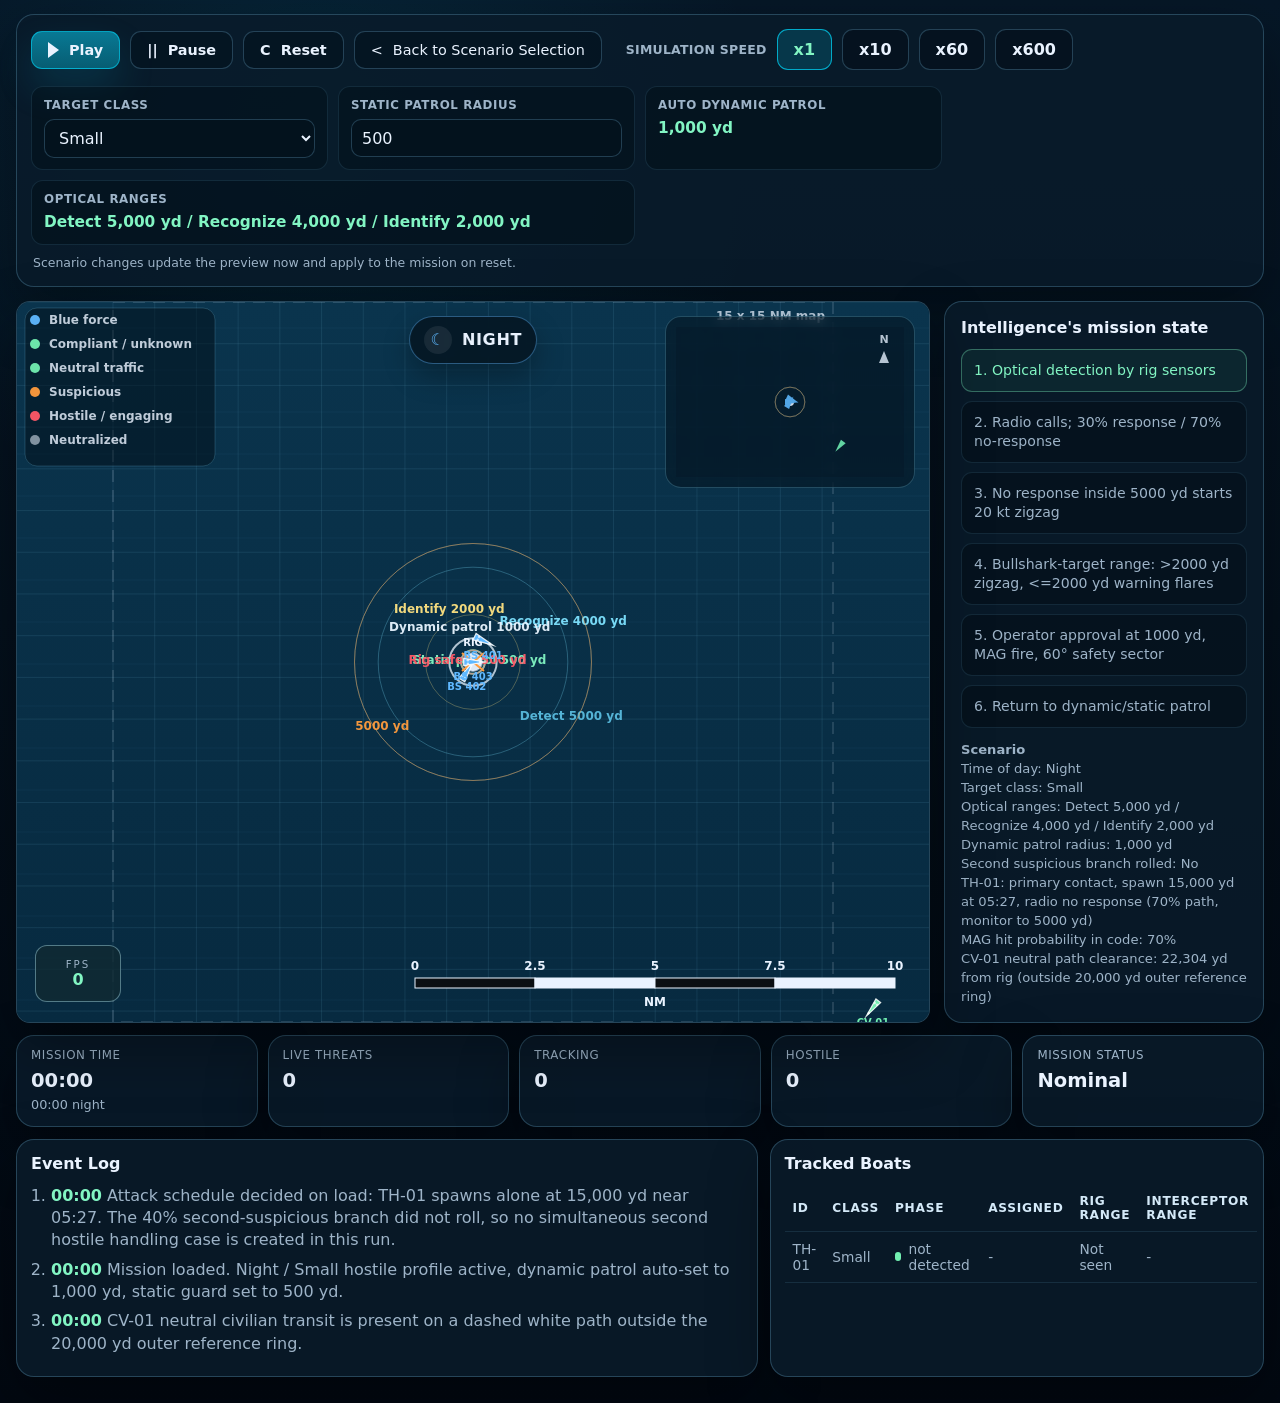
<file: simulation.html>
<!doctype html>
<html lang="en">
<head>
  <meta charset="utf-8" />
  <meta name="viewport" content="width=device-width, initial-scale=1" />
  <title>Skana - Admiral's Rig Protection Scenario</title>
  <link rel="icon" href="assets/favicon.ico" sizes="any" />
  <link rel="icon" type="image/png" href="assets/favicon.png" />
  <link rel="stylesheet" href="css/styles.css" />
</head>
<body class="sim-page">
  <main class="sim-shell">
    <nav class="sim-controls panel-glass">
      <div class="control-row">
        <button id="playBtn" class="btn btn-primary small"><span class="play-glyph"></span> Play</button>
        <button id="pauseBtn" class="btn btn-muted small"><span>||</span> Pause</button>
        <button id="resetBtn" class="btn btn-muted small"><span>C</span> Reset</button>
        <a class="btn btn-muted small" href="./index.html"><span>&lt;</span> Back to Scenario Selection</a>
      </div>
      <div class="speed-row" aria-label="Simulation speed">
        <span class="speed-label">Simulation Speed</span>
        <button class="speed-btn active" data-speed="1">x1</button>
        <button class="speed-btn" data-speed="10">x10</button>
        <button class="speed-btn" data-speed="60">x60</button>
        <button class="speed-btn" data-speed="600">x600</button>
      </div>
      <div class="scenario-settings" aria-label="Scenario settings">
        <label class="setting-field" for="targetClassSelect">
          <span>Target class</span>
          <select id="targetClassSelect" class="setting-control">
            <option value="small" selected>Small</option>
            <option value="medium">Medium</option>
            <option value="large">Large</option>
          </select>
        </label>
        <label class="setting-field" for="staticPatrolRadiusInput">
          <span>Static patrol radius</span>
          <input id="staticPatrolRadiusInput" class="setting-control" type="number" min="300" max="4500" step="100" value="500" />
        </label>
        <div class="setting-field">
          <span>Auto dynamic patrol</span>
          <strong id="dynamicPatrolRadiusDisplay" class="setting-readout">3000 yd</strong>
        </div>
        <div class="setting-field setting-field-wide">
          <span>Optical ranges</span>
          <strong id="opticalRangesDisplay" class="setting-readout">Detect 7000 yd / Recognize 6000 yd / Identify 4000 yd</strong>
        </div>
        <div id="scenarioSettingsHint" class="setting-hint">Scenario changes update the preview now and apply to the mission on reset.</div>
      </div>
    </nav>

    <section class="sim-layout">
      <div class="map-wrap panel-glass">
        <canvas id="simCanvas" width="1320" height="900" aria-label="Offshore rig simulation map"></canvas>
        <div id="fpsBadge" class="fps-badge"><span>FPS</span><strong>0</strong></div>
        <div id="orientationOverlay" class="orientation-overlay">
          <canvas id="miniCanvas" width="220" height="160" aria-label="Orientation map"></canvas>
        </div>

        <div id="mapNotice" class="map-notice hidden"></div>
        <div id="dayNightIndicator" class="day-night-indicator" aria-live="polite"><span id="dayNightIcon" class="day-night-icon">☀</span><span id="dayNightLabel">Day</span></div>
        <div id="approvalModal" class="approval-banner hidden" role="dialog" aria-modal="false" aria-labelledby="approvalTitle">
          <div id="approvalCard" class="approval-card pending">
            <div class="approval-copy">
              <p class="eyebrow">Headquarters authorization</p>
              <h2 id="approvalTitle">Waiting for violent interception approval</h2>
              <p id="approvalText">Operator approval is being requested at the 1000 yd decision point.</p>
            </div>
            <div class="approval-actions">
              <button id="confirmApprovalBtn" class="btn btn-primary" disabled>Confirm Interception</button>
              <button id="cancelApprovalBtn" class="btn btn-muted">Cancel Display</button>
            </div>
          </div>
        </div>
      </div>

      <aside class="side-panel panel-glass">
        <div class="panel-title">Intelligence's mission state</div>
        <div class="logic-step active" id="logicDetect">1. Optical detection by rig sensors</div>
        <div class="logic-step" id="logicChallenge">2. Radio calls; 30% response / 70% no-response</div>
        <div class="logic-step" id="logicIntercept">3. No response inside 5000 yd starts 20 kt zigzag</div>
        <div class="logic-step" id="logicApproval">4. Bullshark-target range: >2000 yd zigzag, <=2000 yd warning flares</div>
        <div class="logic-step" id="logicWeapon">5. Operator approval at 1000 yd, MAG fire, 60° safety sector</div>
        <div class="logic-step" id="logicRecover">6. Return to dynamic/static patrol</div>
        <div class="scenario-seed" id="scenarioSeed"></div>
        <div id="videoFeed" class="video-feed hidden">
          <div class="video-top"><span>BOW CAMERA</span><span id="videoThreatId">TARGET</span></div>
          <div class="video-frame">
            <div class="reticle"></div>
            <div class="video-target"></div>
            <div class="scan-line"></div>
          </div>
          <div id="videoSafetyText" class="video-bottom">MAG 60° / 2100 yd safety sector clear</div>
        </div>
      </aside>
    </section>

    <section class="status-grid">
      <div class="status-card"><span>Mission time</span><strong id="missionTime">00:00</strong><div id="missionClock" class="status-detail">12:00 day</div></div>
      <div class="status-card"><span>Live threats</span><strong id="liveThreats">0</strong></div>
      <div class="status-card"><span>Tracking</span><strong id="trackingCount">0</strong></div>
      <div class="status-card"><span>Hostile</span><strong id="hostileCount">0</strong></div>
      <div class="status-card"><span>Mission status</span><strong id="missionStatus">Nominal</strong></div>
    </section>

    <section class="lower-panels">
      <div class="events panel-glass">
        <div class="panel-title">Event Log</div>
        <ol id="eventLog"></ol>
      </div>
      <div class="threats panel-glass">
        <div class="panel-title">Tracked Boats</div>
        <table>
          <thead><tr><th>ID</th><th>Class</th><th>Phase</th><th>Assigned</th><th>Rig range</th><th>Interceptor range</th></tr></thead>
          <tbody id="threatTable"></tbody>
        </table>
      </div>
    </section>
  </main>

  <script>
    (() => {
      const params = new URLSearchParams(window.location.search);
      const mode = params.get('mode') === 'ai' ? 'ai' : 'expert';
      const script = document.createElement('script');
      script.src = mode === 'ai' ? 'js/simulator-ai.js' : 'js/simulator.js';
      document.body.appendChild(script);
    })();
  </script>
</body>
</html>
</file>
<file: css/styles.css>
:root {
  --bg: #05101d;
  --panel: rgba(10, 27, 43, 0.86);
  --panel-strong: rgba(9, 24, 39, 0.98);
  --panel-soft: rgba(12, 36, 55, 0.55);
  --border: rgba(91, 146, 177, 0.37);
  --border-soft: rgba(91, 146, 177, 0.2);
  --text: #eaf3ff;
  --muted: #9eb4c8;
  --cyan: #0ea9c7;
  --cyan-soft: rgba(0, 177, 216, 0.3);
  --green: #82f5c3;
  --orange: #ff9c3d;
  --red: #ff5967;
  --blue: #5fb8ff;
  --shadow: 0 24px 60px rgba(0, 0, 0, 0.34);
  --radius-xl: 24px;
  --radius-lg: 18px;
  --radius-md: 12px;
  font-family: Inter, ui-sans-serif, system-ui, -apple-system, BlinkMacSystemFont, "Segoe UI", sans-serif;
}

* { box-sizing: border-box; }

html, body { margin: 0; min-height: 100%; }

body {
  background: radial-gradient(circle at 25% 10%, rgba(0, 150, 190, 0.12), transparent 28%),
              linear-gradient(180deg, #061727 0%, #04101c 44%, #020811 100%);
  color: var(--text);
}

a { color: inherit; text-decoration: none; }

button, a.btn {
  font: inherit;
}

.shell {
  width: min(100%, 1920px);
  margin: 0 auto;
  padding: 6px 12px;
}

.shell-large { min-height: 100vh; display: flex; align-items: flex-start; }

.hero-panel {
  width: 100%;
  border: 1px solid var(--border);
  border-radius: 24px;
  padding: 42px 34px 34px;
  background: linear-gradient(135deg, rgba(8, 24, 39, 0.94), rgba(4, 16, 28, 0.94));
  box-shadow: var(--shadow);
}

.hero-head {
  display: flex;
  gap: 22px;
  align-items: center;
  margin-bottom: 34px;
}

.logo-card {
  width: 110px;
  height: 110px;
  border-radius: 26px;
  display: grid;
  place-items: center;
  border: 1px solid var(--border-soft);
  background: rgba(6, 18, 29, 0.88);
  box-shadow: 0 20px 48px rgba(0, 0, 0, 0.28);
}

.logo-card img { width: 76px; height: 76px; object-fit: contain; }

.eyebrow {
  margin: 0 0 8px;
  color: #7ee3ff;
  text-transform: uppercase;
  letter-spacing: 0.28em;
  font-size: 0.8rem;
  font-weight: 700;
}

h1 {
  margin: 0;
  font-size: clamp(2.6rem, 5vw, 5.1rem);
  line-height: 0.95;
  letter-spacing: -0.05em;
  font-weight: 900;
}

.subtitle {
  color: var(--muted);
  font-size: 1.12rem;
  margin: 14px 0 0;
}

.cards-grid {
  display: grid;
  grid-template-columns: repeat(3, minmax(0, 1fr));
  gap: 14px;
}

.info-card,
.panel-glass,
.status-card {
  border: 1px solid var(--border);
  background: var(--panel);
  border-radius: var(--radius-lg);
  box-shadow: var(--shadow);
}

.info-card { padding: 18px 16px; }

.card-title { display: flex; align-items: center; gap: 12px; }
.card-title h2 { margin: 0; font-size: 1.12rem; }
.title-mark {
  display: inline-grid;
  place-items: center;
  width: 22px;
  height: 22px;
  color: #e8f4ff;
  font-weight: 900;
  font-size: 0.8rem;
  background: rgba(255, 255, 255, 0.08);
  border-radius: 7px;
}
.card-copy { color: var(--muted); margin: 14px 2px 16px; line-height: 1.5; }

.stats-grid {
  display: grid;
  grid-template-columns: repeat(2, minmax(0, 1fr));
  gap: 10px;
}

.mission-stats { grid-template-columns: repeat(2, minmax(0, 1fr)); }
.compact-stats { grid-template-columns: repeat(1, minmax(0, 1fr)); }

.stat {
  min-height: 68px;
  padding: 12px 11px;
  border-radius: 10px;
  background: rgba(1, 10, 18, 0.68);
  border: 1px solid rgba(60, 112, 145, 0.25);
}

.stat span,
.status-card span {
  display: block;
  color: var(--muted);
  font-size: 0.74rem;
  text-transform: uppercase;
  letter-spacing: 0.05em;
  margin-bottom: 7px;
}

.stat strong { display: block; color: var(--text); font-size: 1.16rem; line-height: 1.24; }

.landing-actions {
  display: flex;
  justify-content: flex-end;
  gap: 20px;
  align-items: center;
  margin-top: 18px;
}
.launch-buttons {
  display: flex;
  gap: 14px;
  flex-wrap: wrap;
  justify-content: flex-end;
}
.launch-setting {
  min-width: 170px;
}

.btn {
  border: 1px solid var(--border);
  border-radius: 14px;
  color: var(--text);
  padding: 14px 19px;
  background: rgba(8, 26, 42, 0.72);
  cursor: pointer;
  display: inline-flex;
  align-items: center;
  justify-content: center;
  gap: 10px;
  min-height: 46px;
  font-weight: 800;
  transition: transform 150ms ease, border-color 150ms ease, background 150ms ease, box-shadow 150ms ease;
}

.btn:hover { transform: translateY(-1px); border-color: rgba(120, 211, 255, 0.75); }
.btn:disabled { opacity: 0.5; cursor: not-allowed; transform: none; }
.btn-primary { border-color: rgba(0, 220, 255, 0.55); background: linear-gradient(180deg, #087994, #075d73); box-shadow: 0 18px 36px rgba(0, 160, 202, 0.18); }
.btn-muted { background: rgba(5, 20, 32, 0.78); }
.btn.small { min-height: 38px; padding: 10px 16px; border-radius: 11px; font-size: 0.9rem; }
.launch-btn { min-width: min(360px, 30vw); font-size: 1.28rem; padding-block: 20px; }
.play-glyph { width: 0; height: 0; border-top: 8px solid transparent; border-bottom: 8px solid transparent; border-left: 11px solid currentColor; display: inline-block; }

.sim-page { overflow-x: hidden; }
.sim-shell { width: min(100%, 1460px); margin: 0 auto; padding: 14px 16px 26px; }

.sim-controls {
  display: flex;
  align-items: center;
  flex-wrap: wrap;
  gap: 16px 24px;
  padding: 14px;
  margin-bottom: 14px;
}
.control-row, .speed-row { display: flex; gap: 10px; align-items: center; flex-wrap: wrap; }
.speed-label { color: var(--muted); font-weight: 800; font-size: 0.78rem; text-transform: uppercase; letter-spacing: 0.02em; }
.speed-btn {
  color: var(--text);
  background: rgba(5, 18, 30, 0.85);
  border: 1px solid var(--border);
  border-radius: 11px;
  padding: 10px 16px;
  font-weight: 900;
  cursor: pointer;
}
.speed-btn.active { color: var(--green); border-color: rgba(0, 220, 255, 0.7); background: rgba(0, 160, 190, 0.22); }
.scenario-settings {
  width: 100%;
  display: grid;
  grid-template-columns: repeat(4, minmax(0, 1fr));
  gap: 10px;
}
.setting-field {
  display: flex;
  flex-direction: column;
  gap: 7px;
  padding: 11px 12px;
  border-radius: 12px;
  border: 1px solid rgba(70, 124, 156, 0.22);
  background: rgba(2, 12, 20, 0.42);
}
.setting-field span {
  color: var(--muted);
  font-size: 0.74rem;
  text-transform: uppercase;
  letter-spacing: 0.05em;
  font-weight: 800;
}
.setting-control {
  width: 100%;
  min-height: 38px;
  border-radius: 10px;
  border: 1px solid rgba(91, 146, 177, 0.35);
  background: rgba(4, 18, 29, 0.9);
  color: var(--text);
  padding: 8px 10px;
  font: inherit;
}
.setting-control:disabled {
  opacity: 0.6;
  cursor: not-allowed;
}
.setting-readout {
  color: var(--green);
  font-size: 0.96rem;
  line-height: 1.3;
}
.setting-field-wide { grid-column: span 2; }
.setting-hint {
  grid-column: 1 / -1;
  color: var(--muted);
  font-size: 0.78rem;
  line-height: 1.35;
  padding-inline: 2px;
}

.sim-layout { display: grid; grid-template-columns: minmax(0, 1fr) 320px; gap: 14px; }
.map-wrap { position: relative; min-height: 580px; padding: 0; overflow: hidden; border-radius: 14px; }
#simCanvas { display: block; width: 100%; height: min(64vw, 720px); min-height: 560px; background: #083047; }
.fps-badge {
  position: absolute; left: 18px; bottom: 20px;
  min-width: 86px;
  padding: 12px 14px;
  border-radius: 12px;
  background: rgba(17, 42, 50, 0.82);
  border: 1px solid rgba(159, 211, 226, 0.48);
  text-align: center;
}
.fps-badge span { display: block; color: var(--muted); font-size: 0.64rem; letter-spacing: 0.2em; }
.fps-badge strong { color: var(--green); font-size: 1rem; }
.orientation-overlay {
  position: absolute;
  right: 14px;
  top: 14px;
  width: 250px;
  padding: 10px;
  border-radius: 16px;
  border: 1px solid rgba(116, 192, 220, 0.32);
  background: rgba(4, 16, 27, 0.58);
  backdrop-filter: blur(6px);
  opacity: 0.86;
}
.orientation-head { color: var(--muted); font-size: 0.7rem; text-transform: uppercase; letter-spacing: 0.12em; margin: 0 0 6px 2px; font-weight: 800; }
#miniCanvas { width: 100%; height: 150px; display: block; }

.side-panel { padding: 16px; }
.panel-title { color: var(--text); font-weight: 900; margin-bottom: 12px; }
.logic-step {
  padding: 11px 12px;
  border-radius: 11px;
  border: 1px solid rgba(70, 124, 156, 0.22);
  background: rgba(2, 12, 20, 0.5);
  color: var(--muted);
  margin-bottom: 9px;
  font-size: 0.88rem;
  line-height: 1.35;
}
.logic-step.active { color: var(--green); border-color: rgba(130, 245, 195, 0.35); background: rgba(36, 102, 82, 0.18); }
.logic-step.warning { color: var(--orange); border-color: rgba(255, 156, 61, 0.4); background: rgba(105, 61, 18, 0.18); }
.logic-step.danger { color: #ffe5e8; border-color: rgba(255, 89, 103, 0.55); background: rgba(119, 31, 42, 0.22); }
.scenario-seed { margin-top: 12px; color: var(--muted); font-size: 0.82rem; line-height: 1.45; }

.status-grid { display: grid; grid-template-columns: repeat(5, minmax(0, 1fr)); gap: 10px; margin-top: 12px; }
.status-card { padding: 12px 14px; min-height: 70px; }
.status-card strong { font-size: 1.22rem; }
.status-detail {
  color: var(--muted);
  font-size: 0.8rem;
  line-height: 1.35;
  margin-top: 4px;
}

.lower-panels { display: grid; grid-template-columns: minmax(0, 1.2fr) minmax(320px, 0.8fr); gap: 12px; margin-top: 12px; }
.events, .threats { padding: 14px; min-height: 150px; }
.events ol { margin: 0; padding: 0 0 0 20px; max-height: 190px; overflow: auto; color: var(--muted); }
.events li { margin: 0 0 7px; line-height: 1.4; }
.events li strong { color: var(--green); }
.threats table { width: 100%; border-collapse: collapse; color: var(--muted); font-size: 0.86rem; }
.threats th, .threats td { padding: 9px 8px; border-bottom: 1px solid rgba(80, 136, 165, 0.2); text-align: left; }
.threats th { color: #d4e9f8; font-size: 0.76rem; text-transform: uppercase; letter-spacing: 0.06em; }
.status-pill { display: inline-flex; align-items: center; gap: 7px; }
.status-dot { width: 9px; height: 9px; border-radius: 999px; display: inline-block; }


.map-notice {
  position: absolute;
  top: 12px;
  left: 50%;
  transform: translateX(-50%);
  z-index: 25;
  max-width: min(90%, 760px);
  padding: 11px 16px;
  border-radius: 14px;
  border: 1px solid rgba(126, 227, 255, 0.55);
  background: rgba(5, 24, 38, 0.88);
  color: var(--text);
  box-shadow: 0 14px 34px rgba(0, 0, 0, 0.34);
  font-weight: 850;
  text-align: center;
}
.day-night-indicator {
  position: absolute;
  top: 14px;
  left: 50%;
  transform: translateX(-50%);
  z-index: 24;
  display: inline-flex;
  align-items: center;
  gap: 10px;
  padding: 9px 14px;
  border-radius: 999px;
  border: 1px solid rgba(126, 227, 255, 0.4);
  background: rgba(4, 18, 29, 0.78);
  box-shadow: 0 12px 28px rgba(0, 0, 0, 0.28);
  color: var(--text);
  font-weight: 900;
  letter-spacing: 0.04em;
  text-transform: uppercase;
  backdrop-filter: blur(6px);
}
.day-night-icon {
  display: inline-grid;
  place-items: center;
  width: 28px;
  height: 28px;
  border-radius: 50%;
  background: rgba(255, 255, 255, 0.08);
  color: var(--green);
  font-size: 1rem;
  line-height: 1;
}
.day-night-indicator[data-state="day"] {
  border-color: rgba(255, 227, 129, 0.46);
}
.day-night-indicator[data-state="day"] .day-night-icon {
  color: var(--yellow);
}
.day-night-indicator[data-state="night"] {
  border-color: rgba(95, 184, 255, 0.42);
}
.day-night-indicator[data-state="night"] .day-night-icon {
  color: var(--blue);
}

.approval-banner {
  position: absolute;
  top: 12px;
  left: 50%;
  transform: translateX(-50%);
  width: min(96%, 900px);
  z-index: 30;
  pointer-events: auto;
}
.hidden { display: none !important; }
.approval-card {
  width: 100%;
  border-radius: 16px;
  padding: 14px 16px;
  border: 1px solid rgba(255, 255, 255, 0.16);
  box-shadow: 0 16px 46px rgba(0, 0, 0, 0.42);
  transition: background 300ms ease, border-color 300ms ease;
  display: grid;
  grid-template-columns: minmax(0, 1fr) auto;
  gap: 14px;
  align-items: center;
}
.approval-card.pending { background: linear-gradient(135deg, rgba(119, 18, 28, 0.92), rgba(50, 8, 16, 0.92)); border-color: rgba(255, 90, 106, 0.68); }
.approval-card.approved { background: linear-gradient(135deg, rgba(20, 107, 74, 0.92), rgba(8, 48, 42, 0.92)); border-color: rgba(130, 245, 195, 0.68); }
.approval-card .eyebrow { margin-bottom: 4px; font-size: 0.68rem; }
.approval-copy h2 { margin: 0 0 4px; font-size: clamp(1rem, 1.8vw, 1.6rem); line-height: 1.05; }
.approval-copy p:last-child { color: rgba(255, 255, 255, 0.82); margin: 0; font-size: 0.84rem; }
.approval-actions { display: flex; gap: 10px; flex-wrap: wrap; justify-content: flex-end; }
.video-feed {
  width: 100%;
  margin-top: 14px;
  border-radius: 16px;
  overflow: hidden;
  border: 1px solid rgba(116, 220, 255, 0.35);
  background: #05131b;
  box-shadow: 0 18px 46px rgba(0, 0, 0, 0.34);
}
.video-top, .video-bottom { display: flex; justify-content: space-between; gap: 8px; padding: 9px 11px; color: var(--green); font-weight: 900; letter-spacing: 0.06em; font-size: 0.68rem; background: rgba(6, 21, 29, 0.95); }
.video-frame { height: 160px; position: relative; overflow: hidden; background: repeating-linear-gradient(0deg, #0b2f3d 0, #0b2f3d 2px, #092533 3px, #092533 6px); }
.video-frame:before { content: ""; position: absolute; inset: 0; background: radial-gradient(circle at 52% 48%, rgba(130, 245, 195, 0.14), transparent 18%), linear-gradient(90deg, rgba(255,255,255,0.04), transparent 30%, rgba(255,255,255,0.04)); }
.reticle { position: absolute; inset: 50% auto auto 50%; width: 86px; height: 86px; border: 2px solid rgba(130, 245, 195, 0.84); border-radius: 50%; transform: translate(-50%, -50%); }
.reticle:before, .reticle:after { content: ""; position: absolute; background: rgba(130, 245, 195, 0.84); }
.reticle:before { left: 50%; top: -28px; width: 2px; height: 142px; }
.reticle:after { top: 50%; left: -28px; height: 2px; width: 142px; }
.video-target { position: absolute; left: 53%; top: 48%; width: 38px; height: 11px; background: var(--orange); clip-path: polygon(100% 50%, 0 0, 18% 50%, 0 100%); transform: translate(-50%, -50%) rotate(-12deg); filter: drop-shadow(0 0 10px rgba(255, 156, 61, 0.8)); }
.scan-line { position: absolute; left: 0; right: 0; height: 4px; background: rgba(130, 245, 195, 0.24); animation: scan 1.8s linear infinite; }
@keyframes scan { from { top: 0; } to { top: 100%; } }

@media (max-width: 1100px) {
  .approval-card { grid-template-columns: 1fr; }
  .approval-actions { justify-content: flex-start; }
  .cards-grid, .landing-grid, .sim-layout, .lower-panels { grid-template-columns: 1fr; }
  .status-grid { grid-template-columns: repeat(2, minmax(0, 1fr)); }
  .scenario-settings { grid-template-columns: repeat(2, minmax(0, 1fr)); }
  .setting-field-wide { grid-column: span 2; }
  .launch-btn { min-width: unset; font-size: 1.1rem; }
  .landing-actions { align-items: stretch; flex-direction: column-reverse; }
  .launch-buttons { justify-content: stretch; }
}

@media (max-width: 640px) {
  .hero-panel { padding: 26px 18px; }
  .hero-head { align-items: flex-start; }
  .logo-card { width: 78px; height: 78px; border-radius: 20px; }
  .logo-card img { width: 54px; height: 54px; }
  .stats-grid, .mission-stats { grid-template-columns: 1fr; }
  .status-grid { grid-template-columns: 1fr; }
  .scenario-settings { grid-template-columns: 1fr; }
  .setting-field-wide { grid-column: span 1; }
  .orientation-overlay { width: 210px; right: 10px; top: 10px; }
  .fps-badge { left: 10px; bottom: 10px; }
}
</file>
